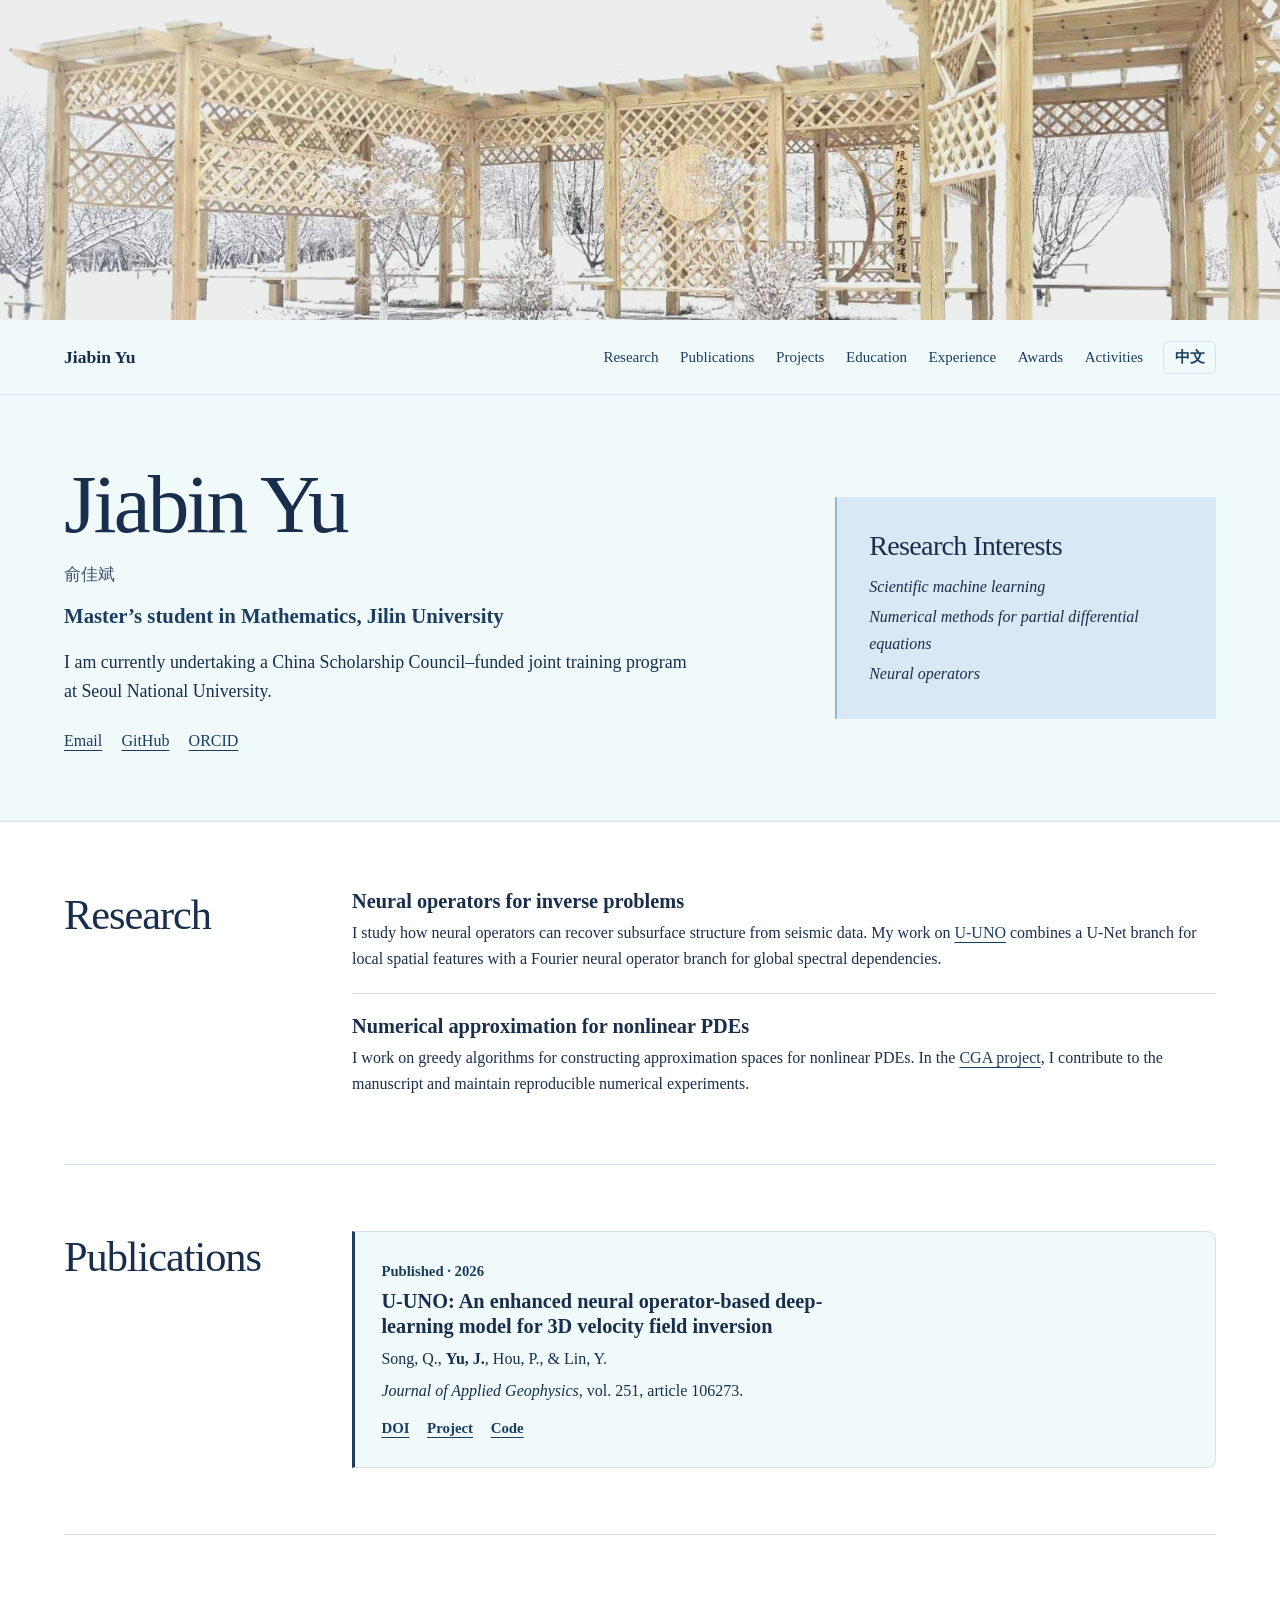
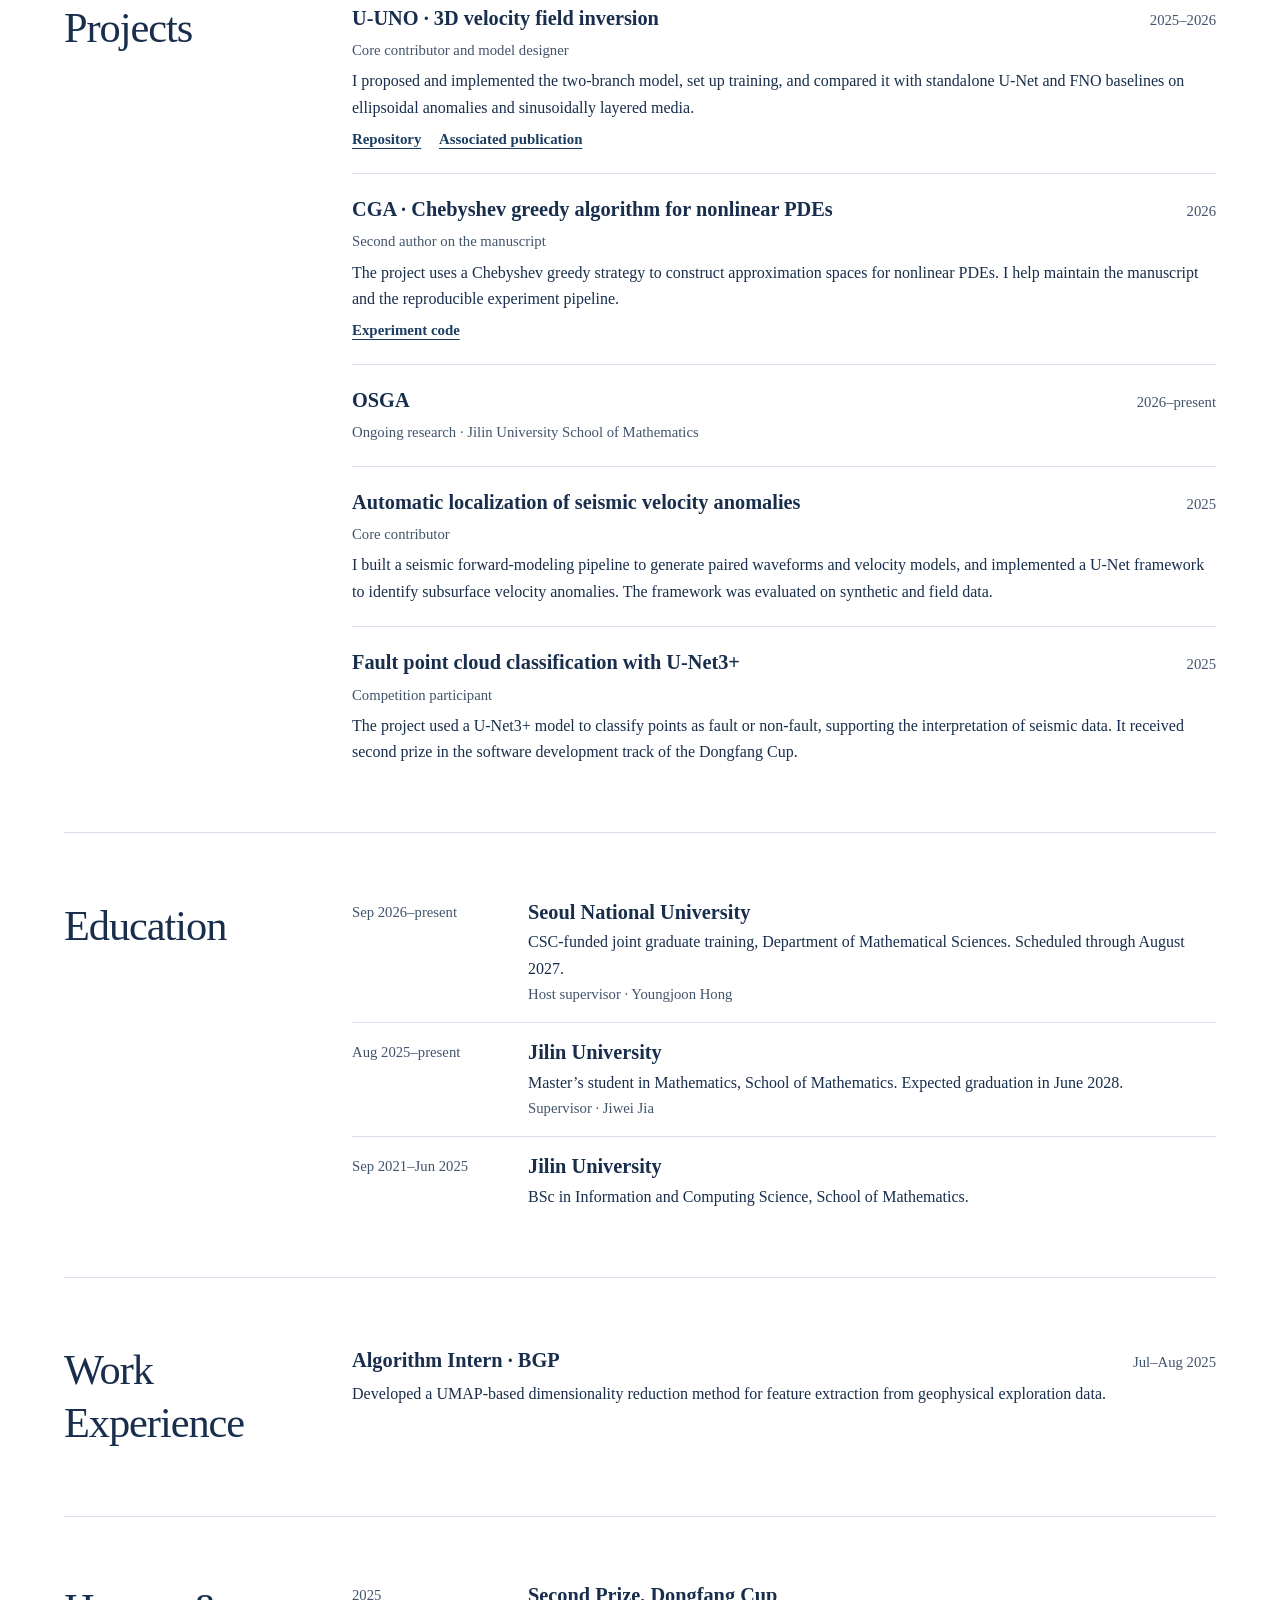
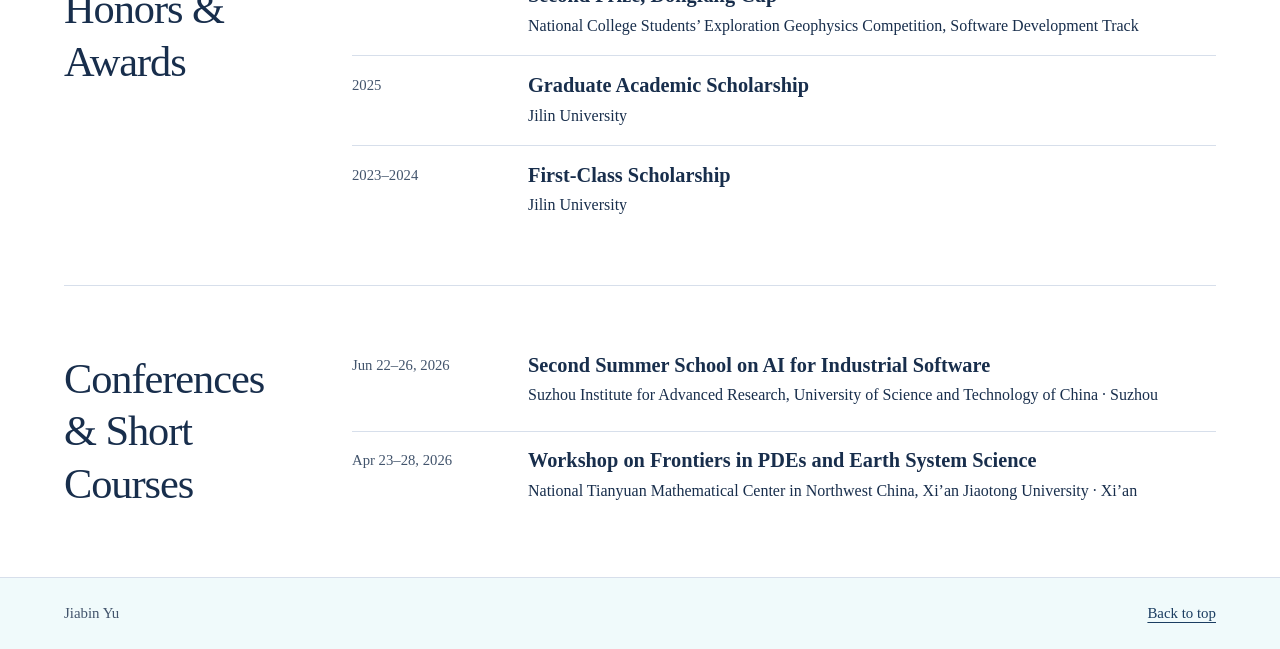
<file: index.html>
<!doctype html>
<html lang="en">
<head>
  <meta charset="utf-8">
  <meta name="viewport" content="width=device-width, initial-scale=1">
  <meta name="description" content="Jiabin Yu is a mathematics master's student at Jilin University interested in scientific machine learning, numerical methods for partial differential equations, and neural operators.">
  <title>Jiabin Yu | Mathematics &amp; Scientific Machine Learning</title>
  <link rel="stylesheet" href="assets/style.css">
  <script src="assets/language.js" defer></script>
</head>
<body id="top">
  <a class="skip-link" href="#main">Skip to content</a>
  <header class="site-header">
    <div class="site-banner">
      <img src="assets/winter-pergola.jpg" width="1670" height="1028" alt="A wooden pergola in the snow" fetchpriority="high">
    </div>
    <div class="wrap header-inner">
      <a class="wordmark" href="#about">Jiabin Yu</a>
      <nav aria-label="Main navigation">
        <ul class="navigation" role="list">
          <li><a href="#research">Research</a></li>
          <li><a href="#publications">Publications</a></li>
          <li><a href="#projects">Projects</a></li>
          <li><a href="#education">Education</a></li>
          <li><a href="#experience">Experience</a></li>
          <li><a href="#awards">Awards</a></li>
          <li><a href="#activities">Activities</a></li>
        </ul>
      </nav>
      <a class="language-switch" lang="zh-Hans" hreflang="zh-Hans" href="zh/index.html">中文</a>
    </div>
  </header>

  <main id="main">
    <section class="hero" id="about" aria-labelledby="name">
      <div class="wrap hero-inner">
        <div>
          <h1 id="name">Jiabin Yu</h1>
          <p class="alternate-name" lang="zh-Hans">俞佳斌</p>
          <p class="role">Master’s student in Mathematics, Jilin University</p>
          <p class="intro">I am currently undertaking a China Scholarship Council–funded joint training program at Seoul National University.</p>
          <ul class="profile-links" aria-label="Contact and profiles" role="list">
            <li><a href="mailto:yujb25@mails.jlu.edu.cn">Email</a></li>
            <li><a href="https://github.com/RonzolYu">GitHub</a></li>
            <li><a href="https://orcid.org/0009-0006-0397-9789">ORCID</a></li>
          </ul>
        </div>
        <aside class="research-interests" aria-labelledby="interests-heading">
          <h2 id="interests-heading">Research Interests</h2>
          <ul class="interests-list" role="list">
            <li>Scientific machine learning</li>
            <li>Numerical methods for partial differential equations</li>
            <li>Neural operators</li>
          </ul>
        </aside>
      </div>
    </section>

    <div class="wrap">
      <section class="section" id="research" aria-labelledby="research-heading">
        <h2 id="research-heading">Research</h2>
        <div class="stack">
          <article class="record">
            <h3>Neural operators for inverse problems</h3>
            <p>I study how neural operators can recover subsurface structure from seismic data. My work on <a href="#u-uno-project">U-UNO</a> combines a U-Net branch for local spatial features with a Fourier neural operator branch for global spectral dependencies.</p>
          </article>
          <article class="record">
            <h3>Numerical approximation for nonlinear PDEs</h3>
            <p>I work on greedy algorithms for constructing approximation spaces for nonlinear PDEs. In the <a href="#cga-project">CGA project</a>, I contribute to the manuscript and maintain reproducible numerical experiments.</p>
          </article>
        </div>
      </section>

      <section class="section" id="publications" aria-labelledby="publications-heading">
        <h2 id="publications-heading">Publications</h2>
        <div class="stack">
          <article class="record paper" id="u-uno-paper">
            <p class="status">Published · 2026</p>
            <h3>U-UNO: An enhanced neural operator-based deep-learning model for 3D velocity field inversion</h3>
            <p>Song, Q., <strong>Yu, J.</strong>, Hou, P., &amp; Lin, Y.</p>
            <p><cite>Journal of Applied Geophysics</cite>, vol. 251, article 106273.</p>
            <ul class="item-links" role="list">
              <li><a href="https://doi.org/10.1016/j.jappgeo.2026.106273">DOI</a></li>
              <li><a href="#u-uno-project">Project</a></li>
              <li><a href="https://github.com/RonzolYu/uuno">Code</a></li>
            </ul>
          </article>
        </div>
      </section>

      <section class="section" id="projects" aria-labelledby="projects-heading">
        <h2 id="projects-heading">Projects</h2>
        <div class="stack">
          <article class="record" id="u-uno-project">
            <div class="record-head">
              <h3>U-UNO · 3D velocity field inversion</h3>
              <span class="date">2025–2026</span>
            </div>
            <p class="record-meta">Core contributor and model designer</p>
            <p>I proposed and implemented the two-branch model, set up training, and compared it with standalone U-Net and FNO baselines on ellipsoidal anomalies and sinusoidally layered media.</p>
            <ul class="item-links" role="list">
              <li><a href="https://github.com/RonzolYu/uuno">Repository</a></li>
              <li><a href="#u-uno-paper">Associated publication</a></li>
            </ul>
          </article>
          <article class="record" id="cga-project">
            <div class="record-head">
              <h3>CGA · Chebyshev greedy algorithm for nonlinear PDEs</h3>
              <span class="date">2026</span>
            </div>
            <p class="record-meta">Second author on the manuscript</p>
            <p>The project uses a Chebyshev greedy strategy to construct approximation spaces for nonlinear PDEs. I help maintain the manuscript and the reproducible experiment pipeline.</p>
            <ul class="item-links" role="list">
              <li><a href="https://github.com/RonzolYu/cga4PDE">Experiment code</a></li>
            </ul>
          </article>
          <article class="record">
            <div class="record-head">
              <h3>OSGA</h3>
              <span class="date">2026–present</span>
            </div>
            <p class="record-meta">Ongoing research · Jilin University School of Mathematics</p>
          </article>
          <article class="record">
            <div class="record-head">
              <h3>Automatic localization of seismic velocity anomalies</h3>
              <span class="date">2025</span>
            </div>
            <p class="record-meta">Core contributor</p>
            <p>I built a seismic forward-modeling pipeline to generate paired waveforms and velocity models, and implemented a U-Net framework to identify subsurface velocity anomalies. The framework was evaluated on synthetic and field data.</p>
          </article>
          <article class="record">
            <div class="record-head">
              <h3>Fault point cloud classification with U-Net3+</h3>
              <span class="date">2025</span>
            </div>
            <p class="record-meta">Competition participant</p>
            <p>The project used a U-Net3+ model to classify points as fault or non-fault, supporting the interpretation of seismic data. It received second prize in the software development track of the Dongfang Cup.</p>
          </article>
        </div>
      </section>

      <section class="section" id="education" aria-labelledby="education-heading">
        <h2 id="education-heading">Education</h2>
        <ul class="timeline" role="list">
          <li>
            <span class="date">Sep 2026–present</span>
            <div>
              <h3>Seoul National University</h3>
              <p>CSC-funded joint graduate training, Department of Mathematical Sciences. Scheduled through August 2027.</p>
              <p class="record-meta">Host supervisor · Youngjoon Hong</p>
            </div>
          </li>
          <li>
            <span class="date">Aug 2025–present</span>
            <div>
              <h3>Jilin University</h3>
              <p>Master’s student in Mathematics, School of Mathematics. Expected graduation in June 2028.</p>
              <p class="record-meta">Supervisor · Jiwei Jia</p>
            </div>
          </li>
          <li>
            <span class="date">Sep 2021–Jun 2025</span>
            <div>
              <h3>Jilin University</h3>
              <p>BSc in Information and Computing Science, School of Mathematics.</p>
            </div>
          </li>
        </ul>
      </section>

      <section class="section" id="experience" aria-labelledby="experience-heading">
        <h2 id="experience-heading">Work Experience</h2>
        <div class="stack">
          <article class="record">
            <div class="record-head">
              <h3>Algorithm Intern · BGP</h3>
              <span class="date">Jul–Aug 2025</span>
            </div>
            <p>Developed a UMAP-based dimensionality reduction method for feature extraction from geophysical exploration data.</p>
          </article>
        </div>
      </section>

      <section class="section" id="awards" aria-labelledby="awards-heading">
        <h2 id="awards-heading">Honors &amp; Awards</h2>
        <ul class="timeline" role="list">
          <li><span class="date">2025</span><div><h3>Second Prize, Dongfang Cup</h3><p>National College Students’ Exploration Geophysics Competition, Software Development Track</p></div></li>
          <li><span class="date">2025</span><div><h3>Graduate Academic Scholarship</h3><p>Jilin University</p></div></li>
          <li><span class="date">2023–2024</span><div><h3>First-Class Scholarship</h3><p>Jilin University</p></div></li>
        </ul>
      </section>

      <section class="section" id="activities" aria-labelledby="activities-heading">
        <h2 id="activities-heading">Conferences &amp; Short Courses</h2>
        <ul class="timeline" role="list">
          <li>
            <span class="date">Jun 22–26, 2026</span>
            <div><h3>Second Summer School on AI for Industrial Software</h3><p>Suzhou Institute for Advanced Research, University of Science and Technology of China · Suzhou</p></div>
          </li>
          <li>
            <span class="date">Apr 23–28, 2026</span>
            <div><h3>Workshop on Frontiers in PDEs and Earth System Science</h3><p>National Tianyuan Mathematical Center in Northwest China, Xi’an Jiaotong University · Xi’an</p></div>
          </li>
        </ul>
      </section>
    </div>
  </main>

  <footer class="site-footer">
    <div class="wrap footer-inner">
      <span>Jiabin Yu</span>
      <a href="#top">Back to top</a>
    </div>
  </footer>
</body>
</html>
</file>
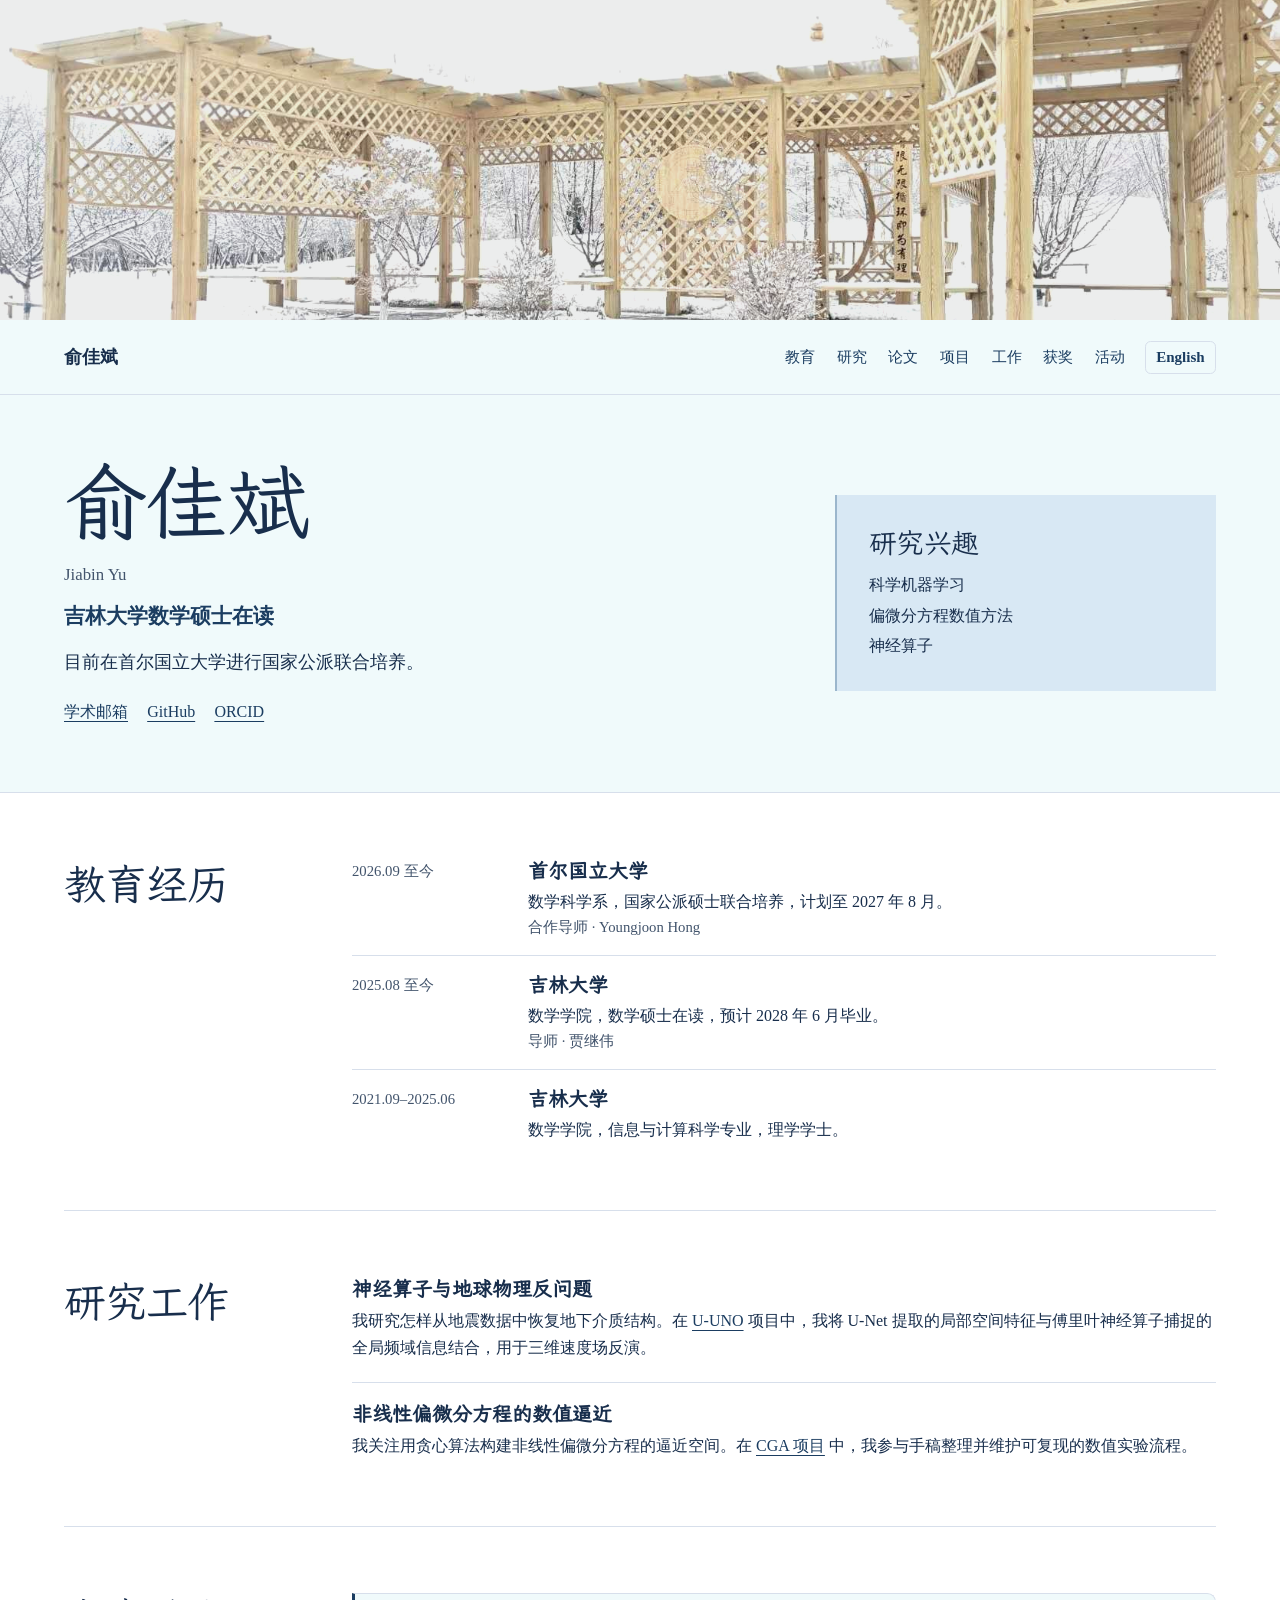
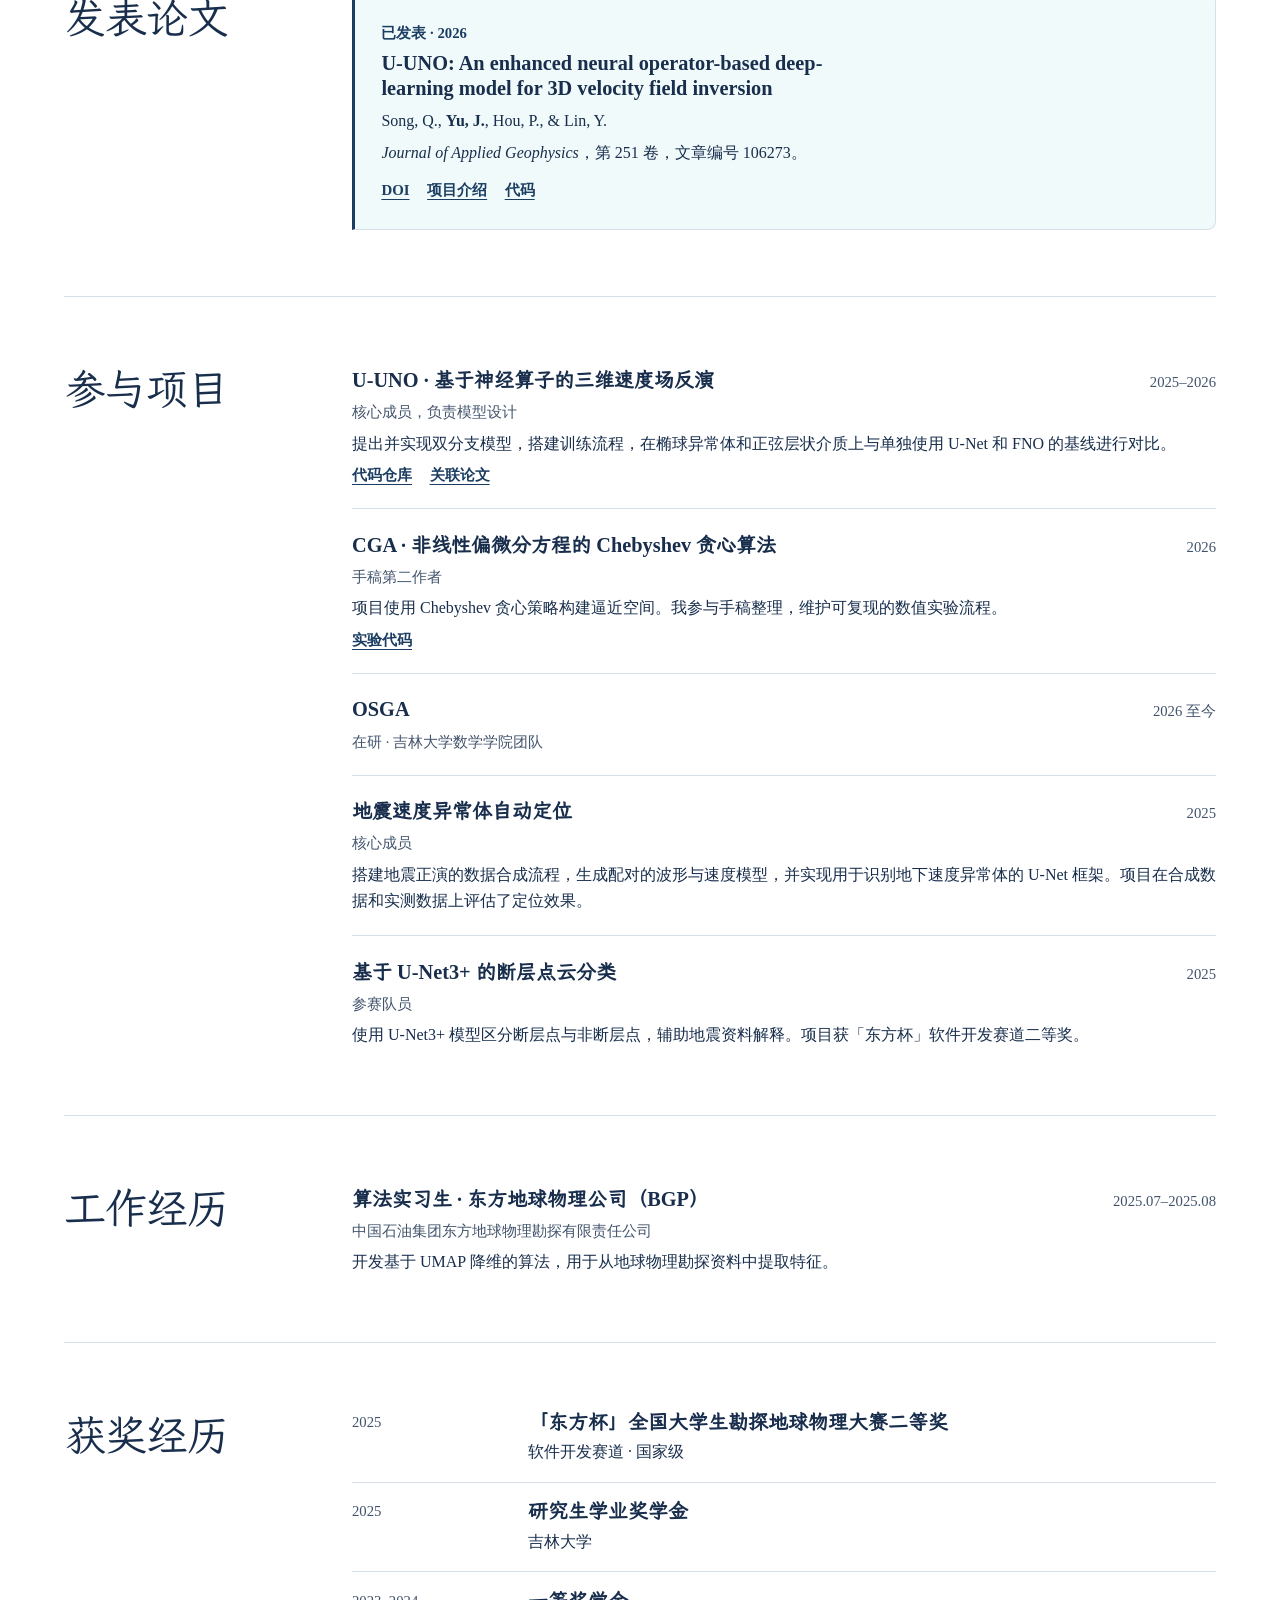
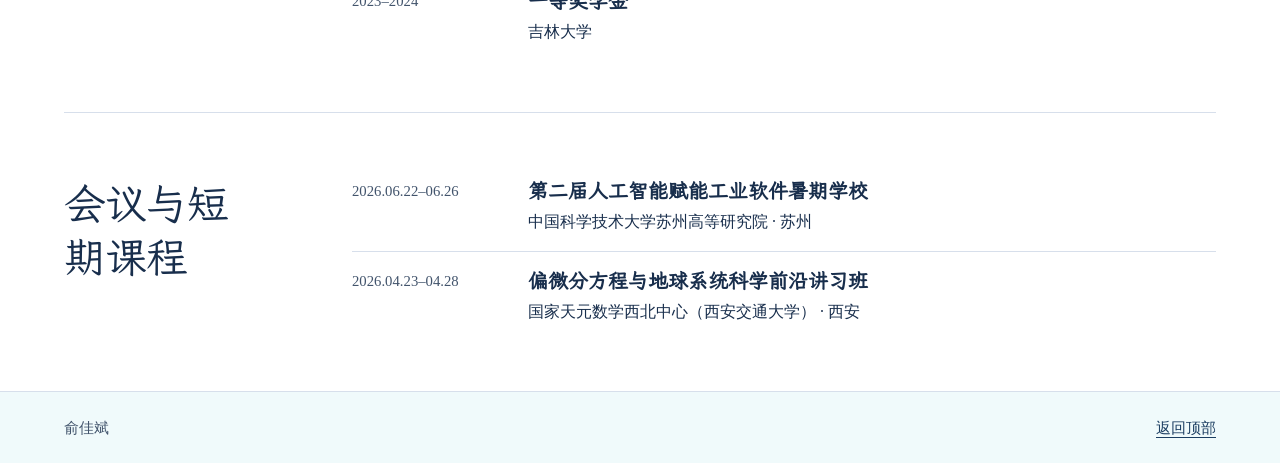
<file: zh/index.html>
<!doctype html>
<html lang="zh-Hans">
<head>
  <meta charset="utf-8">
  <meta name="viewport" content="width=device-width, initial-scale=1">
  <meta name="description" content="俞佳斌，吉林大学数学硕士在读，研究兴趣包括科学机器学习、偏微分方程数值方法和神经算子。">
  <title>俞佳斌 | 数学与科学机器学习</title>
  <link rel="stylesheet" href="assets/style.css">
  <script src="assets/language.js" defer></script>
</head>
<body id="top">
  <a class="skip-link" href="#main">跳转到正文</a>
  <header class="site-header">
    <div class="site-banner">
      <img src="assets/winter-pergola.jpg" width="1670" height="1028" alt="雪中的木质长廊" fetchpriority="high">
    </div>
    <div class="wrap header-inner">
      <a class="wordmark" href="#about">俞佳斌</a>
      <nav aria-label="主导航">
        <ul class="navigation" role="list">
          <li><a href="#education">教育</a></li>
          <li><a href="#research">研究</a></li>
          <li><a href="#publications">论文</a></li>
          <li><a href="#projects">项目</a></li>
          <li><a href="#experience">工作</a></li>
          <li><a href="#awards">获奖</a></li>
          <li><a href="#activities">活动</a></li>
        </ul>
      </nav>
      <a class="language-switch" lang="en" hreflang="en" href="../index.html">English</a>
    </div>
  </header>

  <main id="main">
    <section class="hero" id="about" aria-labelledby="name">
      <div class="wrap hero-inner">
        <div>
          <h1 id="name">俞佳斌</h1>
          <p class="alternate-name" lang="en">Jiabin Yu</p>
          <p class="role">吉林大学数学硕士在读</p>
          <p class="intro">目前在首尔国立大学进行国家公派联合培养。</p>
          <ul class="profile-links" aria-label="联系方式与学术档案" role="list">
            <li><a href="mailto:yujb25@mails.jlu.edu.cn">学术邮箱</a></li>
            <li><a href="https://github.com/RonzolYu">GitHub</a></li>
            <li><a href="https://orcid.org/0009-0006-0397-9789">ORCID</a></li>
          </ul>
        </div>
        <aside class="research-interests" aria-labelledby="interests-heading">
          <h2 id="interests-heading">研究兴趣</h2>
          <ul class="interests-list" role="list">
            <li>科学机器学习</li>
            <li>偏微分方程数值方法</li>
            <li>神经算子</li>
          </ul>
        </aside>
      </div>
    </section>

    <div class="wrap">
      <section class="section" id="education" aria-labelledby="education-heading">
        <h2 id="education-heading">教育经历</h2>
        <ul class="timeline" role="list">
          <li>
            <span class="date">2026.09 至今</span>
            <div>
              <h3>首尔国立大学</h3>
              <p>数学科学系，国家公派硕士联合培养，计划至 2027 年 8 月。</p>
              <p class="record-meta">合作导师 · Youngjoon Hong</p>
            </div>
          </li>
          <li>
            <span class="date">2025.08 至今</span>
            <div>
              <h3>吉林大学</h3>
              <p>数学学院，数学硕士在读，预计 2028 年 6 月毕业。</p>
              <p class="record-meta">导师 · 贾继伟</p>
            </div>
          </li>
          <li>
            <span class="date">2021.09–2025.06</span>
            <div>
              <h3>吉林大学</h3>
              <p>数学学院，信息与计算科学专业，理学学士。</p>
            </div>
          </li>
        </ul>
      </section>

      <section class="section" id="research" aria-labelledby="research-heading">
        <h2 id="research-heading">研究工作</h2>
        <div class="stack">
          <article class="record">
            <h3>神经算子与地球物理反问题</h3>
            <p>我研究怎样从地震数据中恢复地下介质结构。在 <a href="#u-uno-project">U-UNO</a> 项目中，我将 U-Net 提取的局部空间特征与傅里叶神经算子捕捉的全局频域信息结合，用于三维速度场反演。</p>
          </article>
          <article class="record">
            <h3>非线性偏微分方程的数值逼近</h3>
            <p>我关注用贪心算法构建非线性偏微分方程的逼近空间。在 <a href="#cga-project">CGA 项目</a> 中，我参与手稿整理并维护可复现的数值实验流程。</p>
          </article>
        </div>
      </section>

      <section class="section" id="publications" aria-labelledby="publications-heading">
        <h2 id="publications-heading">发表论文</h2>
        <div class="stack">
          <article class="record paper" id="u-uno-paper">
            <p class="status">已发表 · 2026</p>
            <h3 lang="en">U-UNO: An enhanced neural operator-based deep-learning model for 3D velocity field inversion</h3>
            <p lang="en">Song, Q., <strong>Yu, J.</strong>, Hou, P., &amp; Lin, Y.</p>
            <p><cite lang="en">Journal of Applied Geophysics</cite>，第 251 卷，文章编号 106273。</p>
            <ul class="item-links" role="list">
              <li><a href="https://doi.org/10.1016/j.jappgeo.2026.106273">DOI</a></li>
              <li><a href="#u-uno-project">项目介绍</a></li>
              <li><a href="https://github.com/RonzolYu/uuno">代码</a></li>
            </ul>
          </article>
        </div>
      </section>

      <section class="section" id="projects" aria-labelledby="projects-heading">
        <h2 id="projects-heading">参与项目</h2>
        <div class="stack">
          <article class="record" id="u-uno-project">
            <div class="record-head">
              <h3>U-UNO · 基于神经算子的三维速度场反演</h3>
              <span class="date">2025–2026</span>
            </div>
            <p class="record-meta">核心成员，负责模型设计</p>
            <p>提出并实现双分支模型，搭建训练流程，在椭球异常体和正弦层状介质上与单独使用 U-Net 和 FNO 的基线进行对比。</p>
            <ul class="item-links" role="list">
              <li><a href="https://github.com/RonzolYu/uuno">代码仓库</a></li>
              <li><a href="#u-uno-paper">关联论文</a></li>
            </ul>
          </article>
          <article class="record" id="cga-project">
            <div class="record-head">
              <h3>CGA · 非线性偏微分方程的 Chebyshev 贪心算法</h3>
              <span class="date">2026</span>
            </div>
            <p class="record-meta">手稿第二作者</p>
            <p>项目使用 Chebyshev 贪心策略构建逼近空间。我参与手稿整理，维护可复现的数值实验流程。</p>
            <ul class="item-links" role="list">
              <li><a href="https://github.com/RonzolYu/cga4PDE">实验代码</a></li>
            </ul>
          </article>
          <article class="record">
            <div class="record-head">
              <h3>OSGA</h3>
              <span class="date">2026 至今</span>
            </div>
            <p class="record-meta">在研 · 吉林大学数学学院团队</p>
          </article>
          <article class="record">
            <div class="record-head">
              <h3>地震速度异常体自动定位</h3>
              <span class="date">2025</span>
            </div>
            <p class="record-meta">核心成员</p>
            <p>搭建地震正演的数据合成流程，生成配对的波形与速度模型，并实现用于识别地下速度异常体的 U-Net 框架。项目在合成数据和实测数据上评估了定位效果。</p>
          </article>
          <article class="record">
            <div class="record-head">
              <h3>基于 U-Net3+ 的断层点云分类</h3>
              <span class="date">2025</span>
            </div>
            <p class="record-meta">参赛队员</p>
            <p>使用 U-Net3+ 模型区分断层点与非断层点，辅助地震资料解释。项目获「东方杯」软件开发赛道二等奖。</p>
          </article>
        </div>
      </section>

      <section class="section" id="experience" aria-labelledby="experience-heading">
        <h2 id="experience-heading">工作经历</h2>
        <div class="stack">
          <article class="record">
            <div class="record-head">
              <h3>算法实习生 · 东方地球物理公司（BGP）</h3>
              <span class="date">2025.07–2025.08</span>
            </div>
            <p class="record-meta">中国石油集团东方地球物理勘探有限责任公司</p>
            <p>开发基于 UMAP 降维的算法，用于从地球物理勘探资料中提取特征。</p>
          </article>
        </div>
      </section>

      <section class="section" id="awards" aria-labelledby="awards-heading">
        <h2 id="awards-heading">获奖经历</h2>
        <ul class="timeline" role="list">
          <li><span class="date">2025</span><div><h3>「东方杯」全国大学生勘探地球物理大赛二等奖</h3><p>软件开发赛道 · 国家级</p></div></li>
          <li><span class="date">2025</span><div><h3>研究生学业奖学金</h3><p>吉林大学</p></div></li>
          <li><span class="date">2023–2024</span><div><h3>一等奖学金</h3><p>吉林大学</p></div></li>
        </ul>
      </section>

      <section class="section" id="activities" aria-labelledby="activities-heading">
        <h2 id="activities-heading">会议与短期课程</h2>
        <ul class="timeline" role="list">
          <li>
            <span class="date">2026.06.22–06.26</span>
            <div><h3>第二届人工智能赋能工业软件暑期学校</h3><p>中国科学技术大学苏州高等研究院 · 苏州</p></div>
          </li>
          <li>
            <span class="date">2026.04.23–04.28</span>
            <div><h3>偏微分方程与地球系统科学前沿讲习班</h3><p>国家天元数学西北中心（西安交通大学） · 西安</p></div>
          </li>
        </ul>
      </section>
    </div>
  </main>

  <footer class="site-footer">
    <div class="wrap footer-inner">
      <span>俞佳斌</span>
      <a href="#top">返回顶部</a>
    </div>
  </footer>
</body>
</html>
</file>
<file: assets/style.css>
/* Local heading subset derived from LXGW WenKai v1.521 under SIL OFL 1.1. */
@font-face {
  font-family: "Homepage Kai";
  src: url("kai-headings.woff2") format("woff2");
  font-style: normal;
  font-weight: 400;
  font-display: swap;
}

:root {
  color-scheme: light;
  --background: #f0fafb;
  --surface: #fff;
  --ink: #182e4c;
  --muted: #42546c;
  --accent: #1b3d61;
  --line: #d7dfeb;
  --tint: #eaf0f8;
  --interests-background: #d8e8f4;
  --latin-serif: "Times New Roman", Times, "Liberation Serif";
  --songti: "Songti SC", STSong, SimSun, "Noto Serif CJK SC", "Source Han Serif SC";
  --body-font: var(--latin-serif), var(--songti), serif;
  --heading-font: var(--body-font);
}

:root[lang="zh-Hans"] {
  --kaiti: "Kaiti SC", STKaiti, KaiTi, "KaiTi_GB2312", "AR PL UKai CN", "Homepage Kai";
  --heading-font: var(--latin-serif), var(--kaiti), var(--songti), serif;
}

*, *::before, *::after { box-sizing: border-box; }
[hidden] { display: none !important; }

body {
  margin: 0;
  background: var(--surface);
  color: var(--ink);
  font: 1rem/1.65 var(--body-font);
  overflow-wrap: anywhere;
}

a {
  color: var(--accent);
  text-underline-offset: .24em;
}

a:hover { color: var(--ink); }

a:focus-visible {
  outline: 2px solid currentColor;
  outline-offset: .25rem;
  border-radius: .15rem;
}

h1, h2, h3, p, dl, dd, ol, ul { margin: 0; }

h1, h2, h3 {
  font-family: var(--heading-font);
  line-height: 1.24;
  text-wrap: balance;
}

cite, em { font-style: italic; }

h1 {
  font-size: clamp(2.9rem, 6.5vw, 5.2rem);
  font-weight: 500;
  letter-spacing: -.035em;
}

:lang(zh-Hans) h1 { letter-spacing: -.02em; }

h2 {
  font-size: clamp(1.9rem, 3.7vw, 2.65rem);
  font-weight: 500;
  letter-spacing: -.025em;
}

h3 { font-size: clamp(1.06rem, 2vw, 1.27rem); }

.wrap {
  width: min(100% - 3rem, 72rem);
  margin-inline: auto;
}

.skip-link {
  position: absolute;
  top: .75rem;
  left: .75rem;
  z-index: 1;
  padding: .65rem 1rem;
  background: var(--surface);
  transform: translateY(-200%);
}

.skip-link:focus { transform: none; }

.site-header {
  background: var(--background);
  border-bottom: 1px solid var(--line);
}

.site-banner {
  background: #e6edf2;
}

.site-banner img {
  display: block;
  width: 100%;
  height: clamp(10rem, 25vw, 22rem);
  object-fit: cover;
  object-position: 50% 64%;
  filter: contrast(1.08) brightness(.93) saturate(.86);
  opacity: .96;
}

.header-inner, .footer-inner {
  display: flex;
  align-items: center;
  justify-content: space-between;
  gap: 1rem 2rem;
  flex-wrap: wrap;
}

.header-inner { min-height: 4.65rem; padding-block: .75rem; gap: .65rem 1.25rem; }
.header-inner nav { margin-inline-start: auto; }

.wordmark {
  color: var(--ink);
  font-size: 1.1rem;
  font-weight: 700;
  text-decoration: none;
}

.navigation, .profile-links, .item-links {
  display: flex;
  align-items: center;
  gap: .7rem 1.35rem;
  flex-wrap: wrap;
  padding: 0;
  list-style: none;
}

.navigation { font-size: .94rem; }
.navigation a:not(:hover) { text-decoration: none; }
.navigation a { display: inline-block; }

.language-switch {
  padding: .2rem .65rem;
  border: 1px solid var(--line);
  border-radius: .35rem;
  font-size: .94rem;
  font-weight: 650;
  text-decoration: none;
}

.language-switch:hover { background: var(--tint); }

.hero {
  background: var(--background);
  border-bottom: 1px solid var(--line);
}

.hero-inner {
  display: grid;
  grid-template-columns: minmax(0, 1.3fr) minmax(0, .7fr);
  align-items: center;
  gap: clamp(1.5rem, 5vw, 4rem);
  padding-block: clamp(2rem, 4.6vw, 3.6rem);
}

.role {
  margin-top: .75rem;
  color: var(--accent);
  font-size: clamp(1.07rem, 2vw, 1.3rem);
  font-weight: 650;
  line-height: 1.45;
}

.alternate-name {
  margin-top: .3rem;
  color: var(--muted);
  font-size: 1.05rem;
}

.intro {
  max-width: 39rem;
  margin-top: 1.05rem;
  font-size: clamp(1rem, 1.5vw, 1.12rem);
}

.profile-links { margin-top: .8rem; gap: .25rem 1.2rem; }

.profile-links a {
  display: inline-flex;
  align-items: center;
  min-height: 2.75rem;
}

.research-interests {
  background: var(--interests-background);
  border-inline-start: 2px solid #9bb6cc;
  padding: clamp(1.2rem, 2.8vw, 2rem);
}

.research-interests h2 {
  margin-bottom: .62rem;
  font-size: clamp(1.42rem, 2.2vw, 1.8rem);
}

.interests-list {
  padding: 0;
  list-style: none;
}

:root[lang="en"] .interests-list { font-style: italic; }

.interests-list li + li { margin-top: .25rem; }

.section {
  display: grid;
  grid-template-columns: minmax(0, 14rem) minmax(0, 1fr);
  gap: 1.4rem clamp(2rem, 5vw, 5rem);
  padding-block: clamp(2.5rem, 5.5vw, 4.15rem);
  border-top: 1px solid var(--line);
  scroll-margin-top: 1.2rem;
}

.section:first-child { border-top: 0; }
.stack { display: grid; gap: 1.3rem; align-content: start; }
.stack-compact { gap: .9rem; }
.record { min-width: 0; }
.record h3 + *, .record p + *, .record .record-head + * { margin-top: .38rem; }
.record + .record { padding-top: 1.2rem; border-top: 1px solid var(--line); }
.record-meta, .date, .status { color: var(--muted); font-size: .92rem; }
.record-head { display: flex; flex-wrap: wrap; justify-content: space-between; align-items: baseline; gap: .2rem 1rem; }
.date { font-variant-numeric: tabular-nums; }
.item-links { gap: .35rem 1.1rem; font-size: .93rem; font-weight: 630; }

.paper {
  padding: clamp(1.15rem, 3vw, 1.65rem);
  background: var(--background);
  border: 1px solid var(--line);
  border-left: .24rem solid var(--accent);
  border-radius: 0 .55rem .55rem 0;
}

.paper .status { color: var(--accent); font-weight: 700; }
.paper .item-links { margin-top: .72rem; }

.timeline {
  display: grid;
  gap: 1.05rem;
  list-style: none;
  padding: 0;
}

.timeline li {
  display: grid;
  grid-template-columns: minmax(0, 10rem) minmax(0, 1fr);
  gap: .2rem 1rem;
  padding-bottom: 1rem;
  border-bottom: 1px solid var(--line);
}

.timeline li:last-child { border-bottom: 0; padding-bottom: 0; }
.timeline h3 + p { margin-top: .28rem; }

.site-footer {
  padding-block: 1.45rem;
  background: var(--background);
  border-top: 1px solid var(--line);
  color: var(--muted);
  font-size: .93rem;
}

@media (max-width: 52rem) {
  .hero-inner { gap: 1.7rem; }
  .section { grid-template-columns: minmax(0, 10rem) minmax(0, 1fr); }
}

@media (max-width: 42rem) {
  .wrap { width: min(100% - 2rem, 72rem); }
  .site-banner img { object-position: 56% 62%; }

  .header-inner {
    display: grid;
    grid-template-columns: minmax(0, 1fr) auto;
    gap: .35rem .75rem;
  }

  .header-inner nav { grid-area: 2 / 1 / auto / -1; margin-inline-start: 0; }
  .language-switch { grid-area: 1 / 2; }
  .navigation { gap: .25rem .85rem; }
  .navigation a { padding-block: .25rem; }
  .hero-inner, .section { grid-template-columns: minmax(0, 1fr); }
  .section { gap: 1.15rem; }
  .timeline li { grid-template-columns: minmax(0, 1fr); }
}
</file>
<file: zh/assets/style.css>
/* Local heading subset derived from LXGW WenKai v1.521 under SIL OFL 1.1. */
@font-face {
  font-family: "Homepage Kai";
  src: url("kai-headings.woff2") format("woff2");
  font-style: normal;
  font-weight: 400;
  font-display: swap;
}

:root {
  color-scheme: light;
  --background: #f0fafb;
  --surface: #fff;
  --ink: #182e4c;
  --muted: #42546c;
  --accent: #1b3d61;
  --line: #d7dfeb;
  --tint: #eaf0f8;
  --interests-background: #d8e8f4;
  --latin-serif: "Times New Roman", Times, "Liberation Serif";
  --songti: "Songti SC", STSong, SimSun, "Noto Serif CJK SC", "Source Han Serif SC";
  --body-font: var(--latin-serif), var(--songti), serif;
  --heading-font: var(--body-font);
}

:root[lang="zh-Hans"] {
  --kaiti: "Kaiti SC", STKaiti, KaiTi, "KaiTi_GB2312", "AR PL UKai CN", "Homepage Kai";
  --heading-font: var(--latin-serif), var(--kaiti), var(--songti), serif;
}

*, *::before, *::after { box-sizing: border-box; }
[hidden] { display: none !important; }

body {
  margin: 0;
  background: var(--surface);
  color: var(--ink);
  font: 1rem/1.65 var(--body-font);
  overflow-wrap: anywhere;
}

a {
  color: var(--accent);
  text-underline-offset: .24em;
}

a:hover { color: var(--ink); }

a:focus-visible {
  outline: 2px solid currentColor;
  outline-offset: .25rem;
  border-radius: .15rem;
}

h1, h2, h3, p, dl, dd, ol, ul { margin: 0; }

h1, h2, h3 {
  font-family: var(--heading-font);
  line-height: 1.24;
  text-wrap: balance;
}

cite, em { font-style: italic; }

h1 {
  font-size: clamp(2.9rem, 6.5vw, 5.2rem);
  font-weight: 500;
  letter-spacing: -.035em;
}

:lang(zh-Hans) h1 { letter-spacing: -.02em; }

h2 {
  font-size: clamp(1.9rem, 3.7vw, 2.65rem);
  font-weight: 500;
  letter-spacing: -.025em;
}

h3 { font-size: clamp(1.06rem, 2vw, 1.27rem); }

.wrap {
  width: min(100% - 3rem, 72rem);
  margin-inline: auto;
}

.skip-link {
  position: absolute;
  top: .75rem;
  left: .75rem;
  z-index: 1;
  padding: .65rem 1rem;
  background: var(--surface);
  transform: translateY(-200%);
}

.skip-link:focus { transform: none; }

.site-header {
  background: var(--background);
  border-bottom: 1px solid var(--line);
}

.site-banner {
  background: #e6edf2;
}

.site-banner img {
  display: block;
  width: 100%;
  height: clamp(10rem, 25vw, 22rem);
  object-fit: cover;
  object-position: 50% 64%;
  filter: contrast(1.08) brightness(.93) saturate(.86);
  opacity: .96;
}

.header-inner, .footer-inner {
  display: flex;
  align-items: center;
  justify-content: space-between;
  gap: 1rem 2rem;
  flex-wrap: wrap;
}

.header-inner { min-height: 4.65rem; padding-block: .75rem; gap: .65rem 1.25rem; }
.header-inner nav { margin-inline-start: auto; }

.wordmark {
  color: var(--ink);
  font-size: 1.1rem;
  font-weight: 700;
  text-decoration: none;
}

.navigation, .profile-links, .item-links {
  display: flex;
  align-items: center;
  gap: .7rem 1.35rem;
  flex-wrap: wrap;
  padding: 0;
  list-style: none;
}

.navigation { font-size: .94rem; }
.navigation a:not(:hover) { text-decoration: none; }
.navigation a { display: inline-block; }

.language-switch {
  padding: .2rem .65rem;
  border: 1px solid var(--line);
  border-radius: .35rem;
  font-size: .94rem;
  font-weight: 650;
  text-decoration: none;
}

.language-switch:hover { background: var(--tint); }

.hero {
  background: var(--background);
  border-bottom: 1px solid var(--line);
}

.hero-inner {
  display: grid;
  grid-template-columns: minmax(0, 1.3fr) minmax(0, .7fr);
  align-items: center;
  gap: clamp(1.5rem, 5vw, 4rem);
  padding-block: clamp(2rem, 4.6vw, 3.6rem);
}

.role {
  margin-top: .75rem;
  color: var(--accent);
  font-size: clamp(1.07rem, 2vw, 1.3rem);
  font-weight: 650;
  line-height: 1.45;
}

.alternate-name {
  margin-top: .3rem;
  color: var(--muted);
  font-size: 1.05rem;
}

.intro {
  max-width: 39rem;
  margin-top: 1.05rem;
  font-size: clamp(1rem, 1.5vw, 1.12rem);
}

.profile-links { margin-top: .8rem; gap: .25rem 1.2rem; }

.profile-links a {
  display: inline-flex;
  align-items: center;
  min-height: 2.75rem;
}

.research-interests {
  background: var(--interests-background);
  border-inline-start: 2px solid #9bb6cc;
  padding: clamp(1.2rem, 2.8vw, 2rem);
}

.research-interests h2 {
  margin-bottom: .62rem;
  font-size: clamp(1.42rem, 2.2vw, 1.8rem);
}

.interests-list {
  padding: 0;
  list-style: none;
}

:root[lang="en"] .interests-list { font-style: italic; }

.interests-list li + li { margin-top: .25rem; }

.section {
  display: grid;
  grid-template-columns: minmax(0, 14rem) minmax(0, 1fr);
  gap: 1.4rem clamp(2rem, 5vw, 5rem);
  padding-block: clamp(2.5rem, 5.5vw, 4.15rem);
  border-top: 1px solid var(--line);
  scroll-margin-top: 1.2rem;
}

.section:first-child { border-top: 0; }
.stack { display: grid; gap: 1.3rem; align-content: start; }
.stack-compact { gap: .9rem; }
.record { min-width: 0; }
.record h3 + *, .record p + *, .record .record-head + * { margin-top: .38rem; }
.record + .record { padding-top: 1.2rem; border-top: 1px solid var(--line); }
.record-meta, .date, .status { color: var(--muted); font-size: .92rem; }
.record-head { display: flex; flex-wrap: wrap; justify-content: space-between; align-items: baseline; gap: .2rem 1rem; }
.date { font-variant-numeric: tabular-nums; }
.item-links { gap: .35rem 1.1rem; font-size: .93rem; font-weight: 630; }

.paper {
  padding: clamp(1.15rem, 3vw, 1.65rem);
  background: var(--background);
  border: 1px solid var(--line);
  border-left: .24rem solid var(--accent);
  border-radius: 0 .55rem .55rem 0;
}

.paper .status { color: var(--accent); font-weight: 700; }
.paper .item-links { margin-top: .72rem; }

.timeline {
  display: grid;
  gap: 1.05rem;
  list-style: none;
  padding: 0;
}

.timeline li {
  display: grid;
  grid-template-columns: minmax(0, 10rem) minmax(0, 1fr);
  gap: .2rem 1rem;
  padding-bottom: 1rem;
  border-bottom: 1px solid var(--line);
}

.timeline li:last-child { border-bottom: 0; padding-bottom: 0; }
.timeline h3 + p { margin-top: .28rem; }

.site-footer {
  padding-block: 1.45rem;
  background: var(--background);
  border-top: 1px solid var(--line);
  color: var(--muted);
  font-size: .93rem;
}

@media (max-width: 52rem) {
  .hero-inner { gap: 1.7rem; }
  .section { grid-template-columns: minmax(0, 10rem) minmax(0, 1fr); }
}

@media (max-width: 42rem) {
  .wrap { width: min(100% - 2rem, 72rem); }
  .site-banner img { object-position: 56% 62%; }

  .header-inner {
    display: grid;
    grid-template-columns: minmax(0, 1fr) auto;
    gap: .35rem .75rem;
  }

  .header-inner nav { grid-area: 2 / 1 / auto / -1; margin-inline-start: 0; }
  .language-switch { grid-area: 1 / 2; }
  .navigation { gap: .25rem .85rem; }
  .navigation a { padding-block: .25rem; }
  .hero-inner, .section { grid-template-columns: minmax(0, 1fr); }
  .section { gap: 1.15rem; }
  .timeline li { grid-template-columns: minmax(0, 1fr); }
}
</file>
